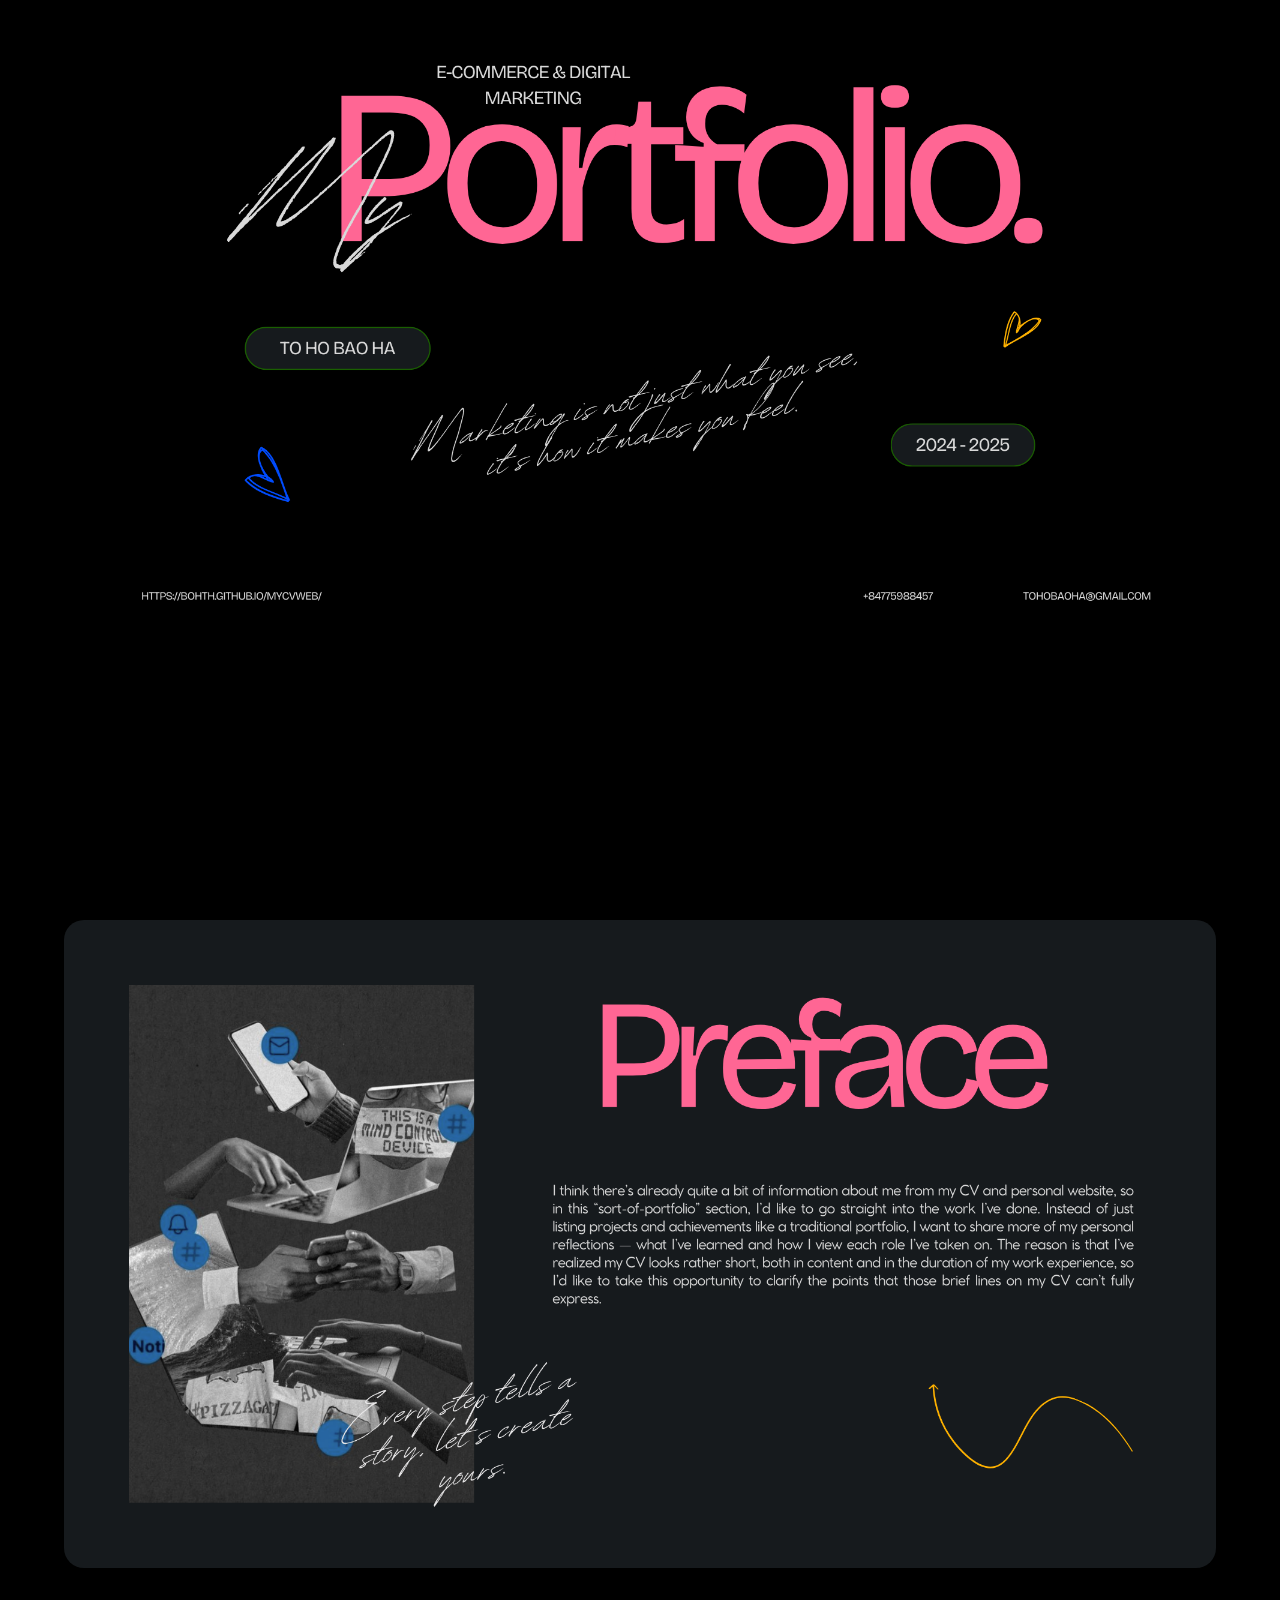
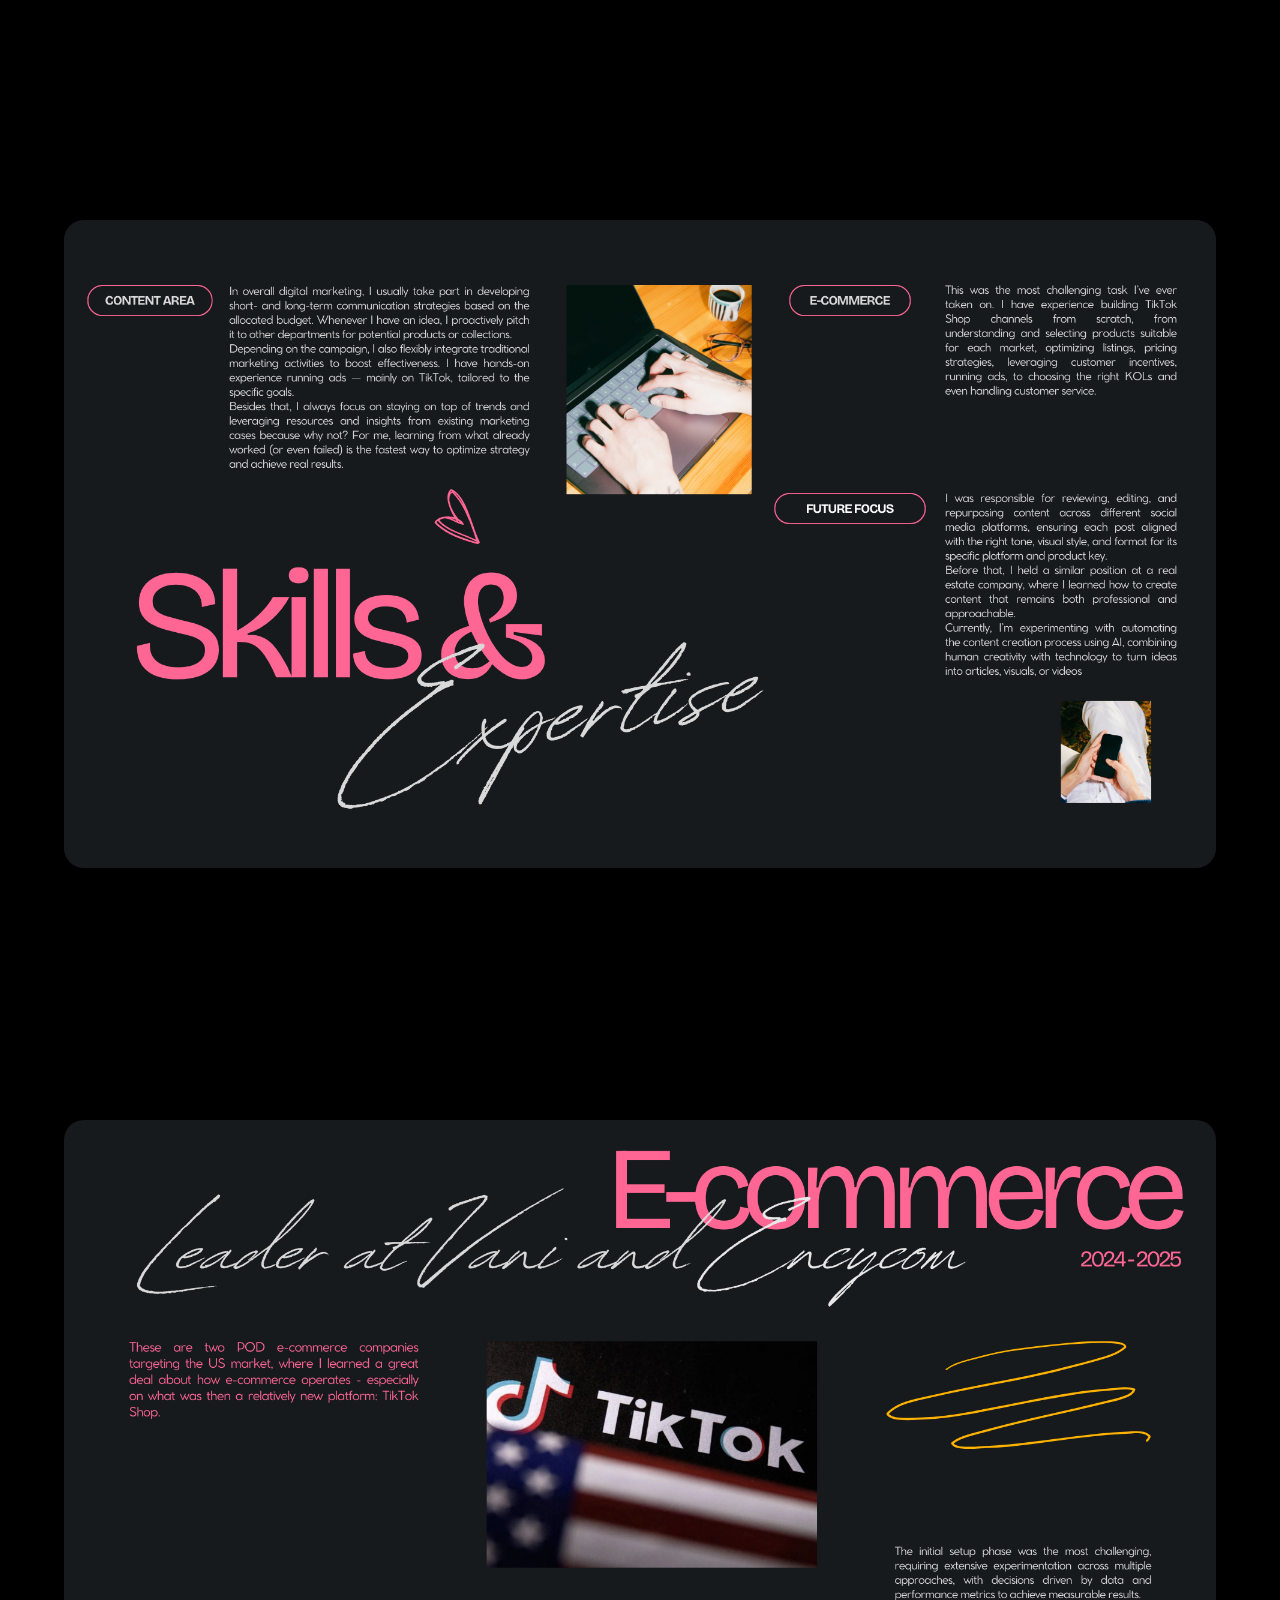
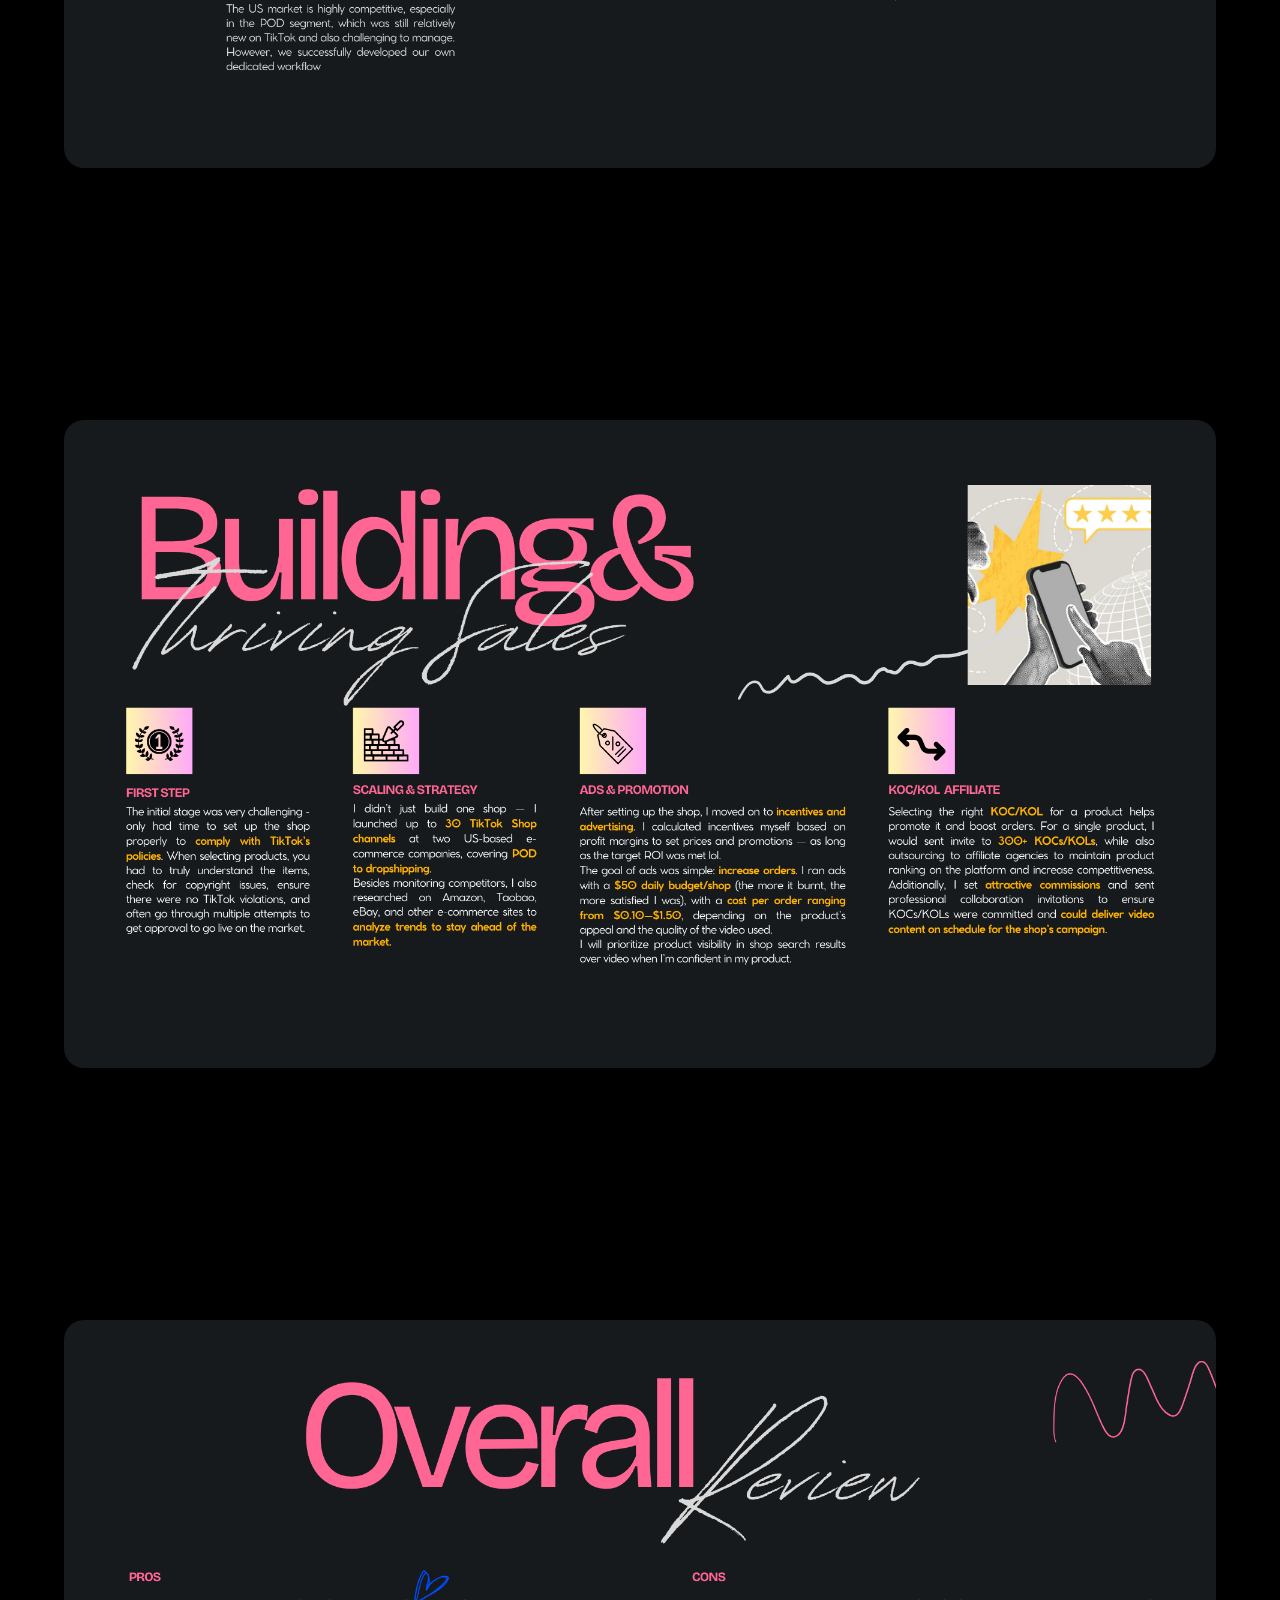
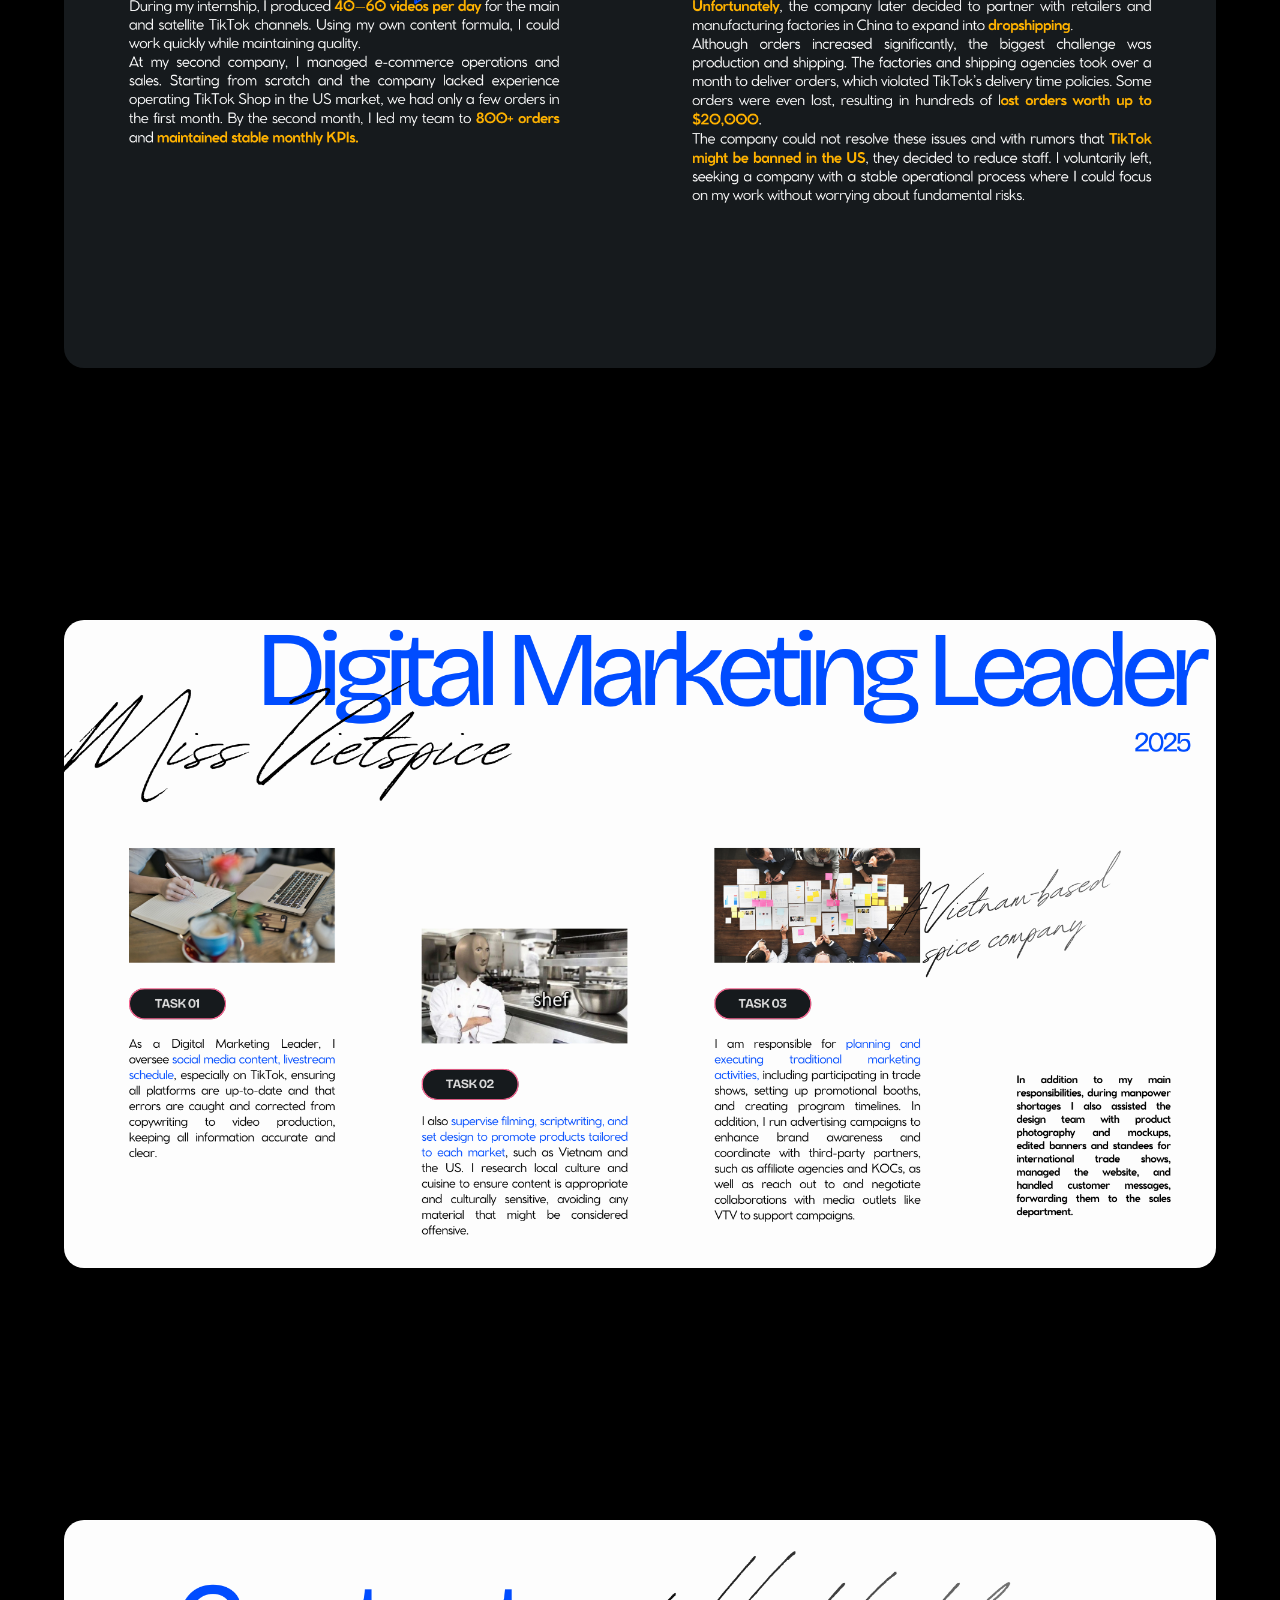
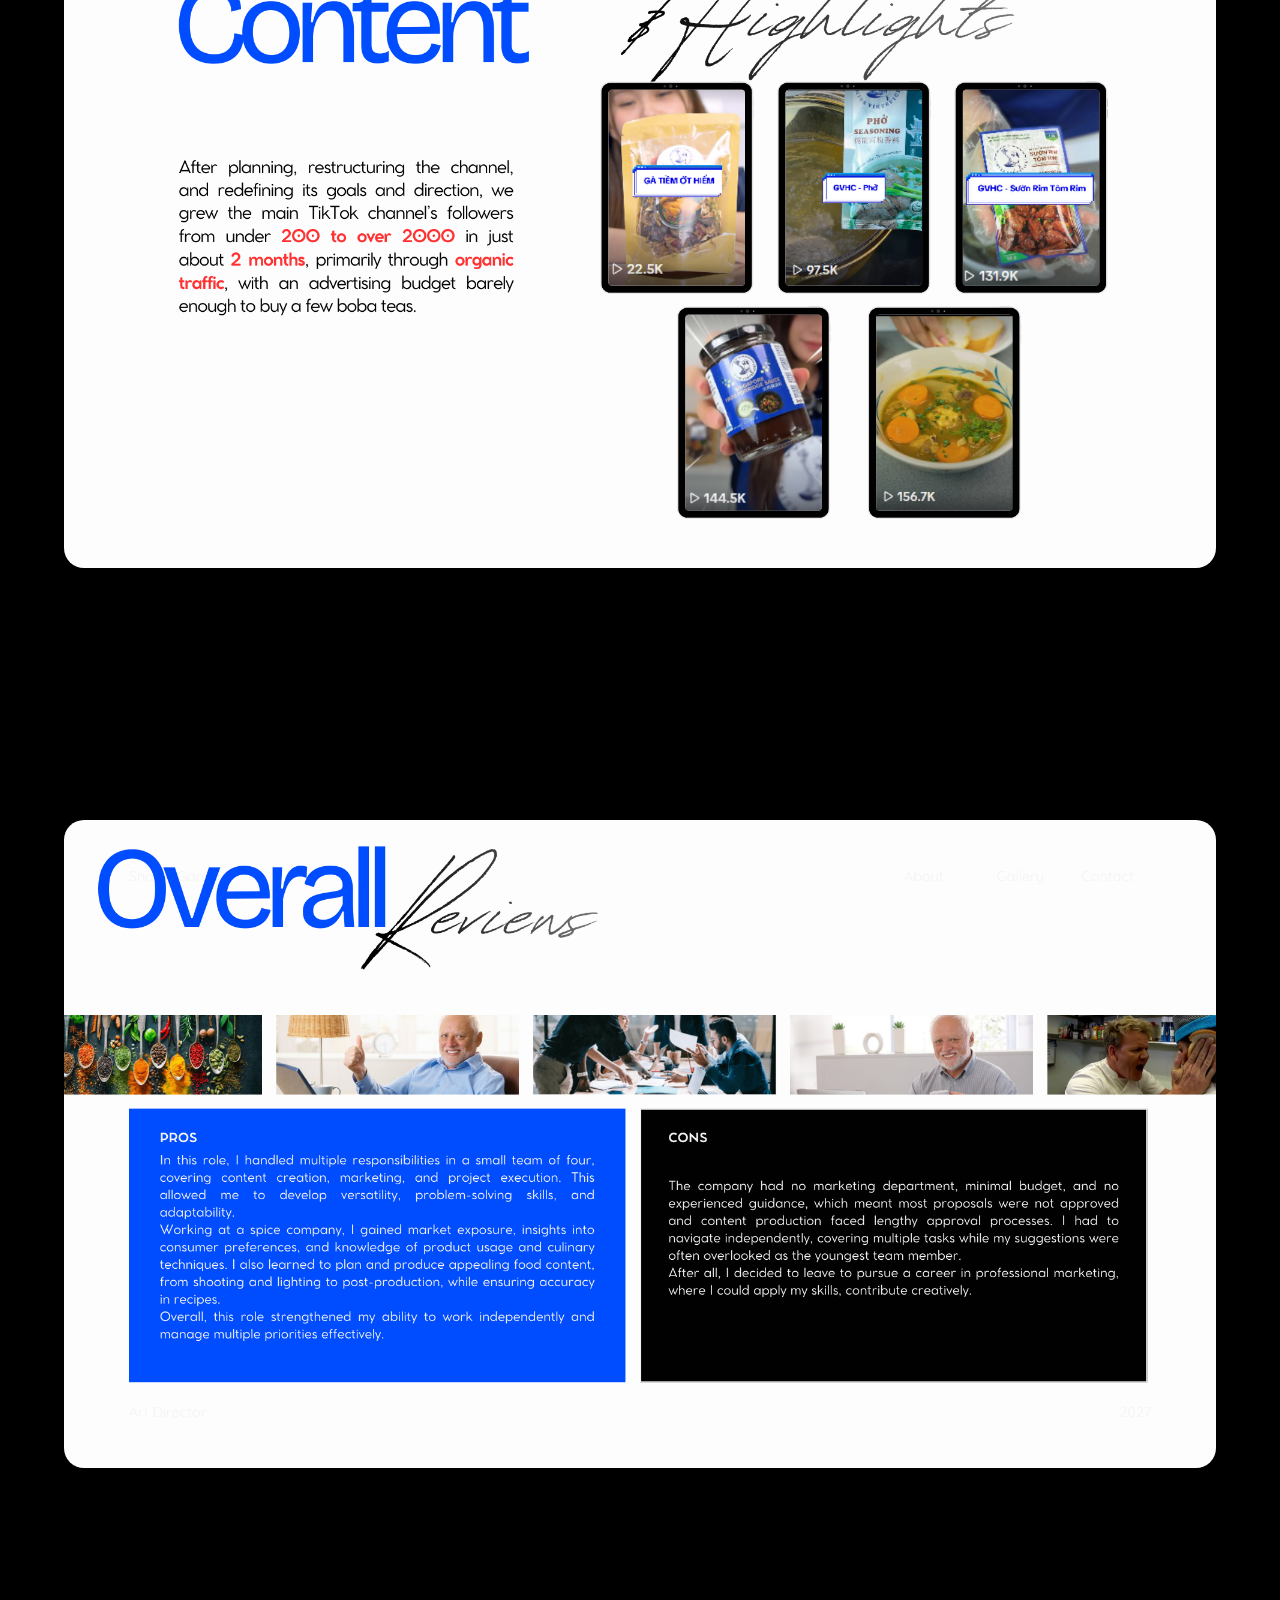
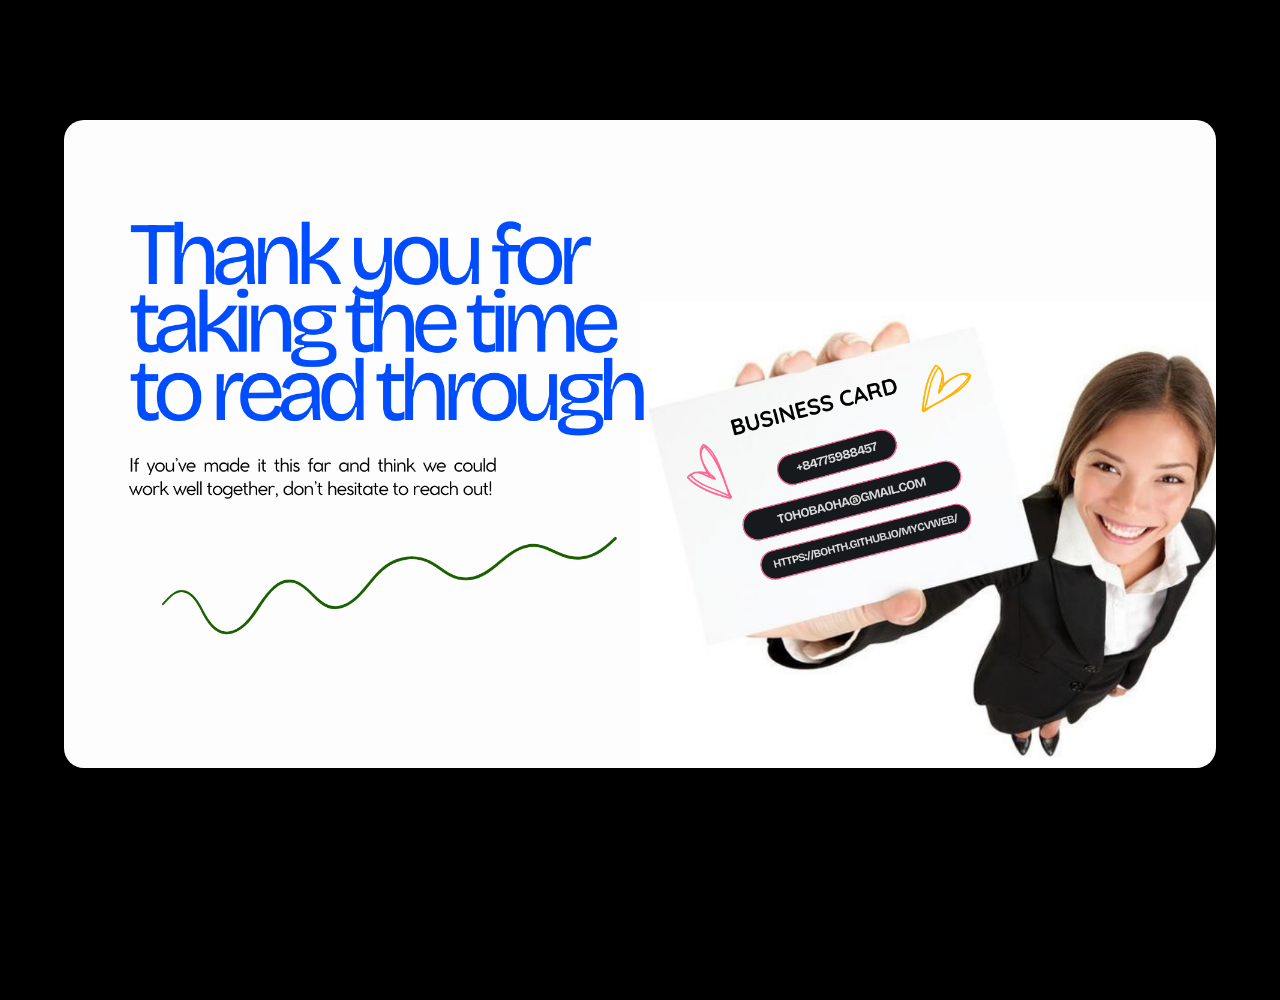
<file: index.html>
<!DOCTYPE html>
<html lang="en">
<head>
    <meta charset="UTF-8">
    <meta name="viewport" content="width=device-width, initial-scale=1.0">
    <link rel="stylesheet" href="style.css" />
    <title>Portfolio Stacking</title>
</head>
<body>
    <div class="page"><img src="1.png" alt="Image 1"></div>
    <div class="page"><img src="2.png" alt="Image 2"></div>
    <div class="page"><img src="3.png" alt="Image 3"></div>
    <div class="page"><img src="4.png" alt="Image 4"></div>
    <div class="page"><img src="5.png" alt="Image 5"></div>
    <div class="page"><img src="6.png" alt="Image 6"></div>
    <div class="page"><img src="7.png" alt="Image 7"></div>
    <div class="page"><img src="8.png" alt="Image 8"></div>
    <div class="page"><img src="9.png" alt="Image 9"></div>
    <div class="page"><img src="10.png" alt="Image 10"></div>

    <script>
    const observerOptions = {
        threshold: [0, 0.5, 1] // Theo dõi nhiều giai đoạn cuộn
    };

    const observer = new IntersectionObserver((entries) => {
        entries.forEach(entry => {
            const img = entry.target.querySelector('img');
            
            if (entry.isIntersecting) {
                // Khi trang đang hiện hữu chính diện
                img.style.transform = 'scale(1)';
                img.style.opacity = '1';
            } else if (entry.boundingClientRect.top < 0) {
                // Khi trang đã cuộn lên phía trên (bị đè)
                // Thu nhỏ lại 0.9 để tạo chiều sâu và không chiếm không gian trang sau
                img.style.transform = 'scale(0.9)';
                img.style.opacity = '0.5'; 
            }
        });
    }, observerOptions);

    document.querySelectorAll('.page').forEach(page => {
        observer.observe(page);
    });
</script>
</body>

</html>
</file>
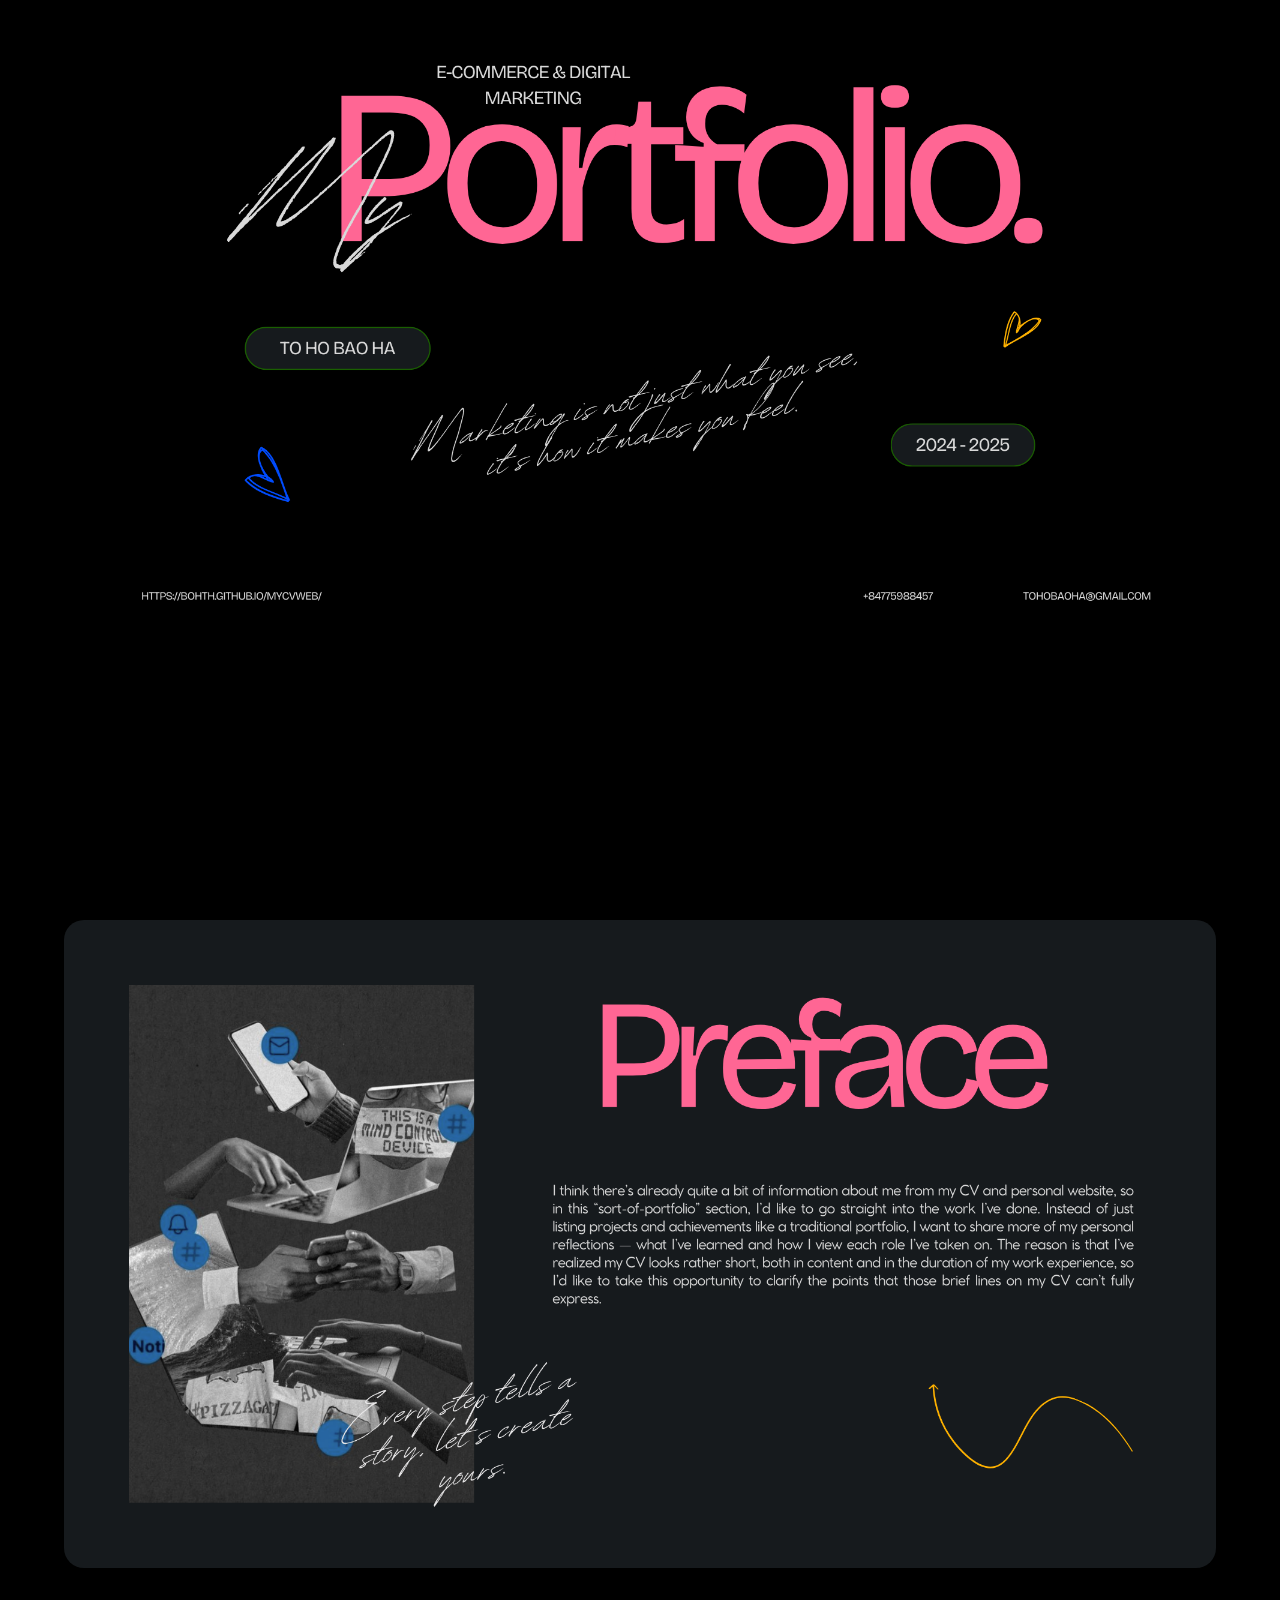
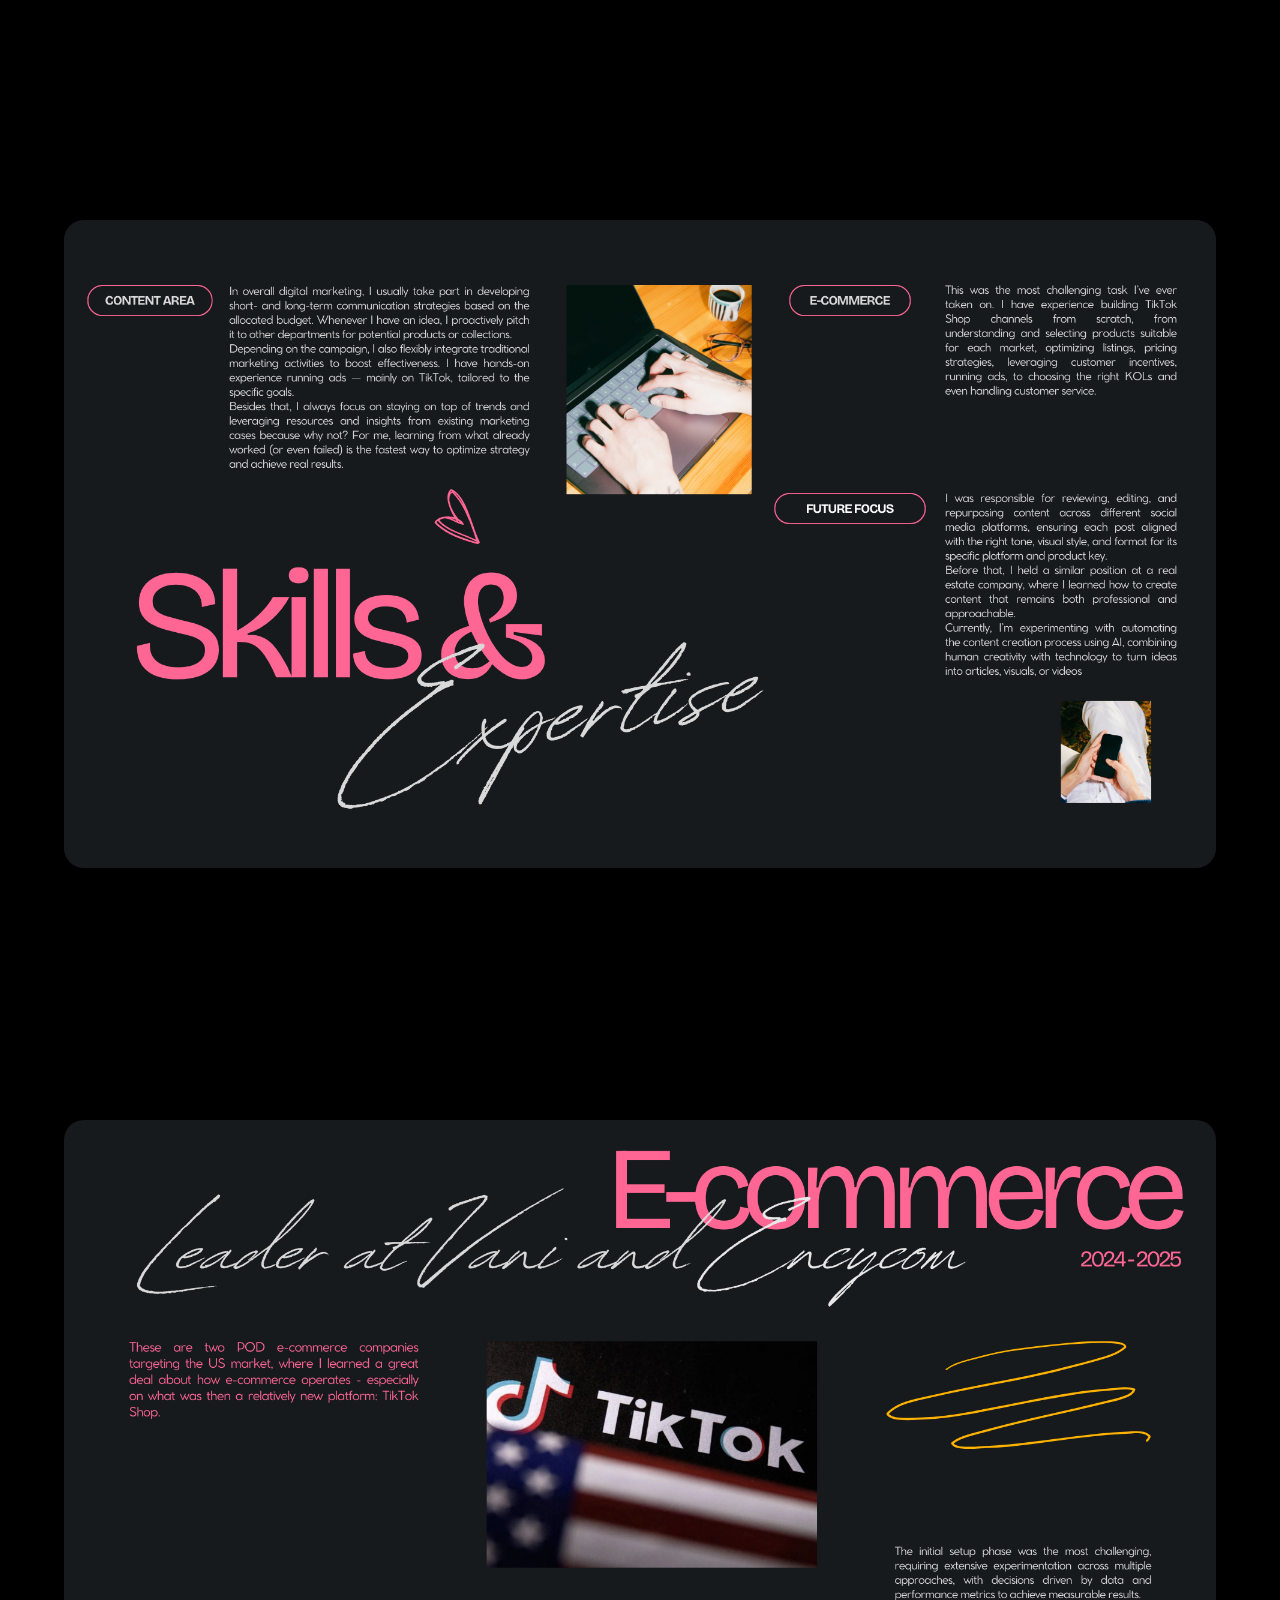
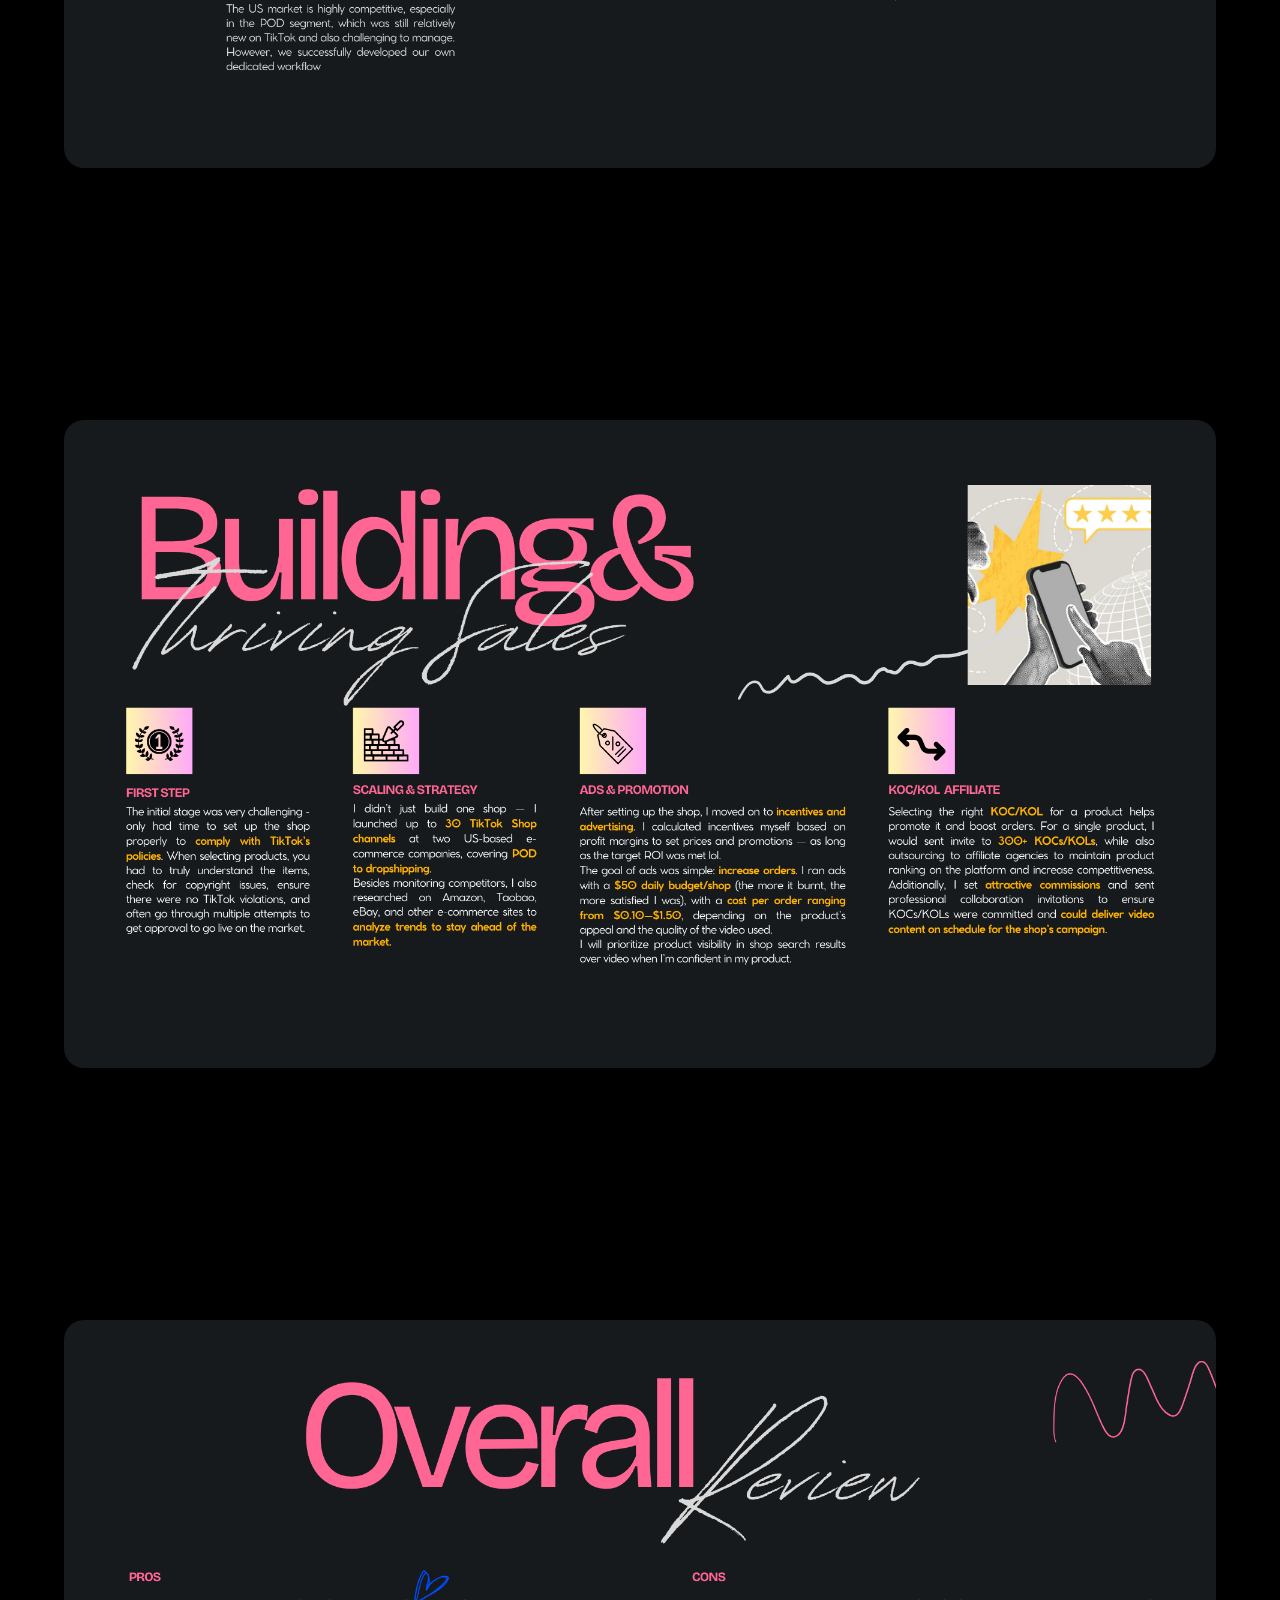
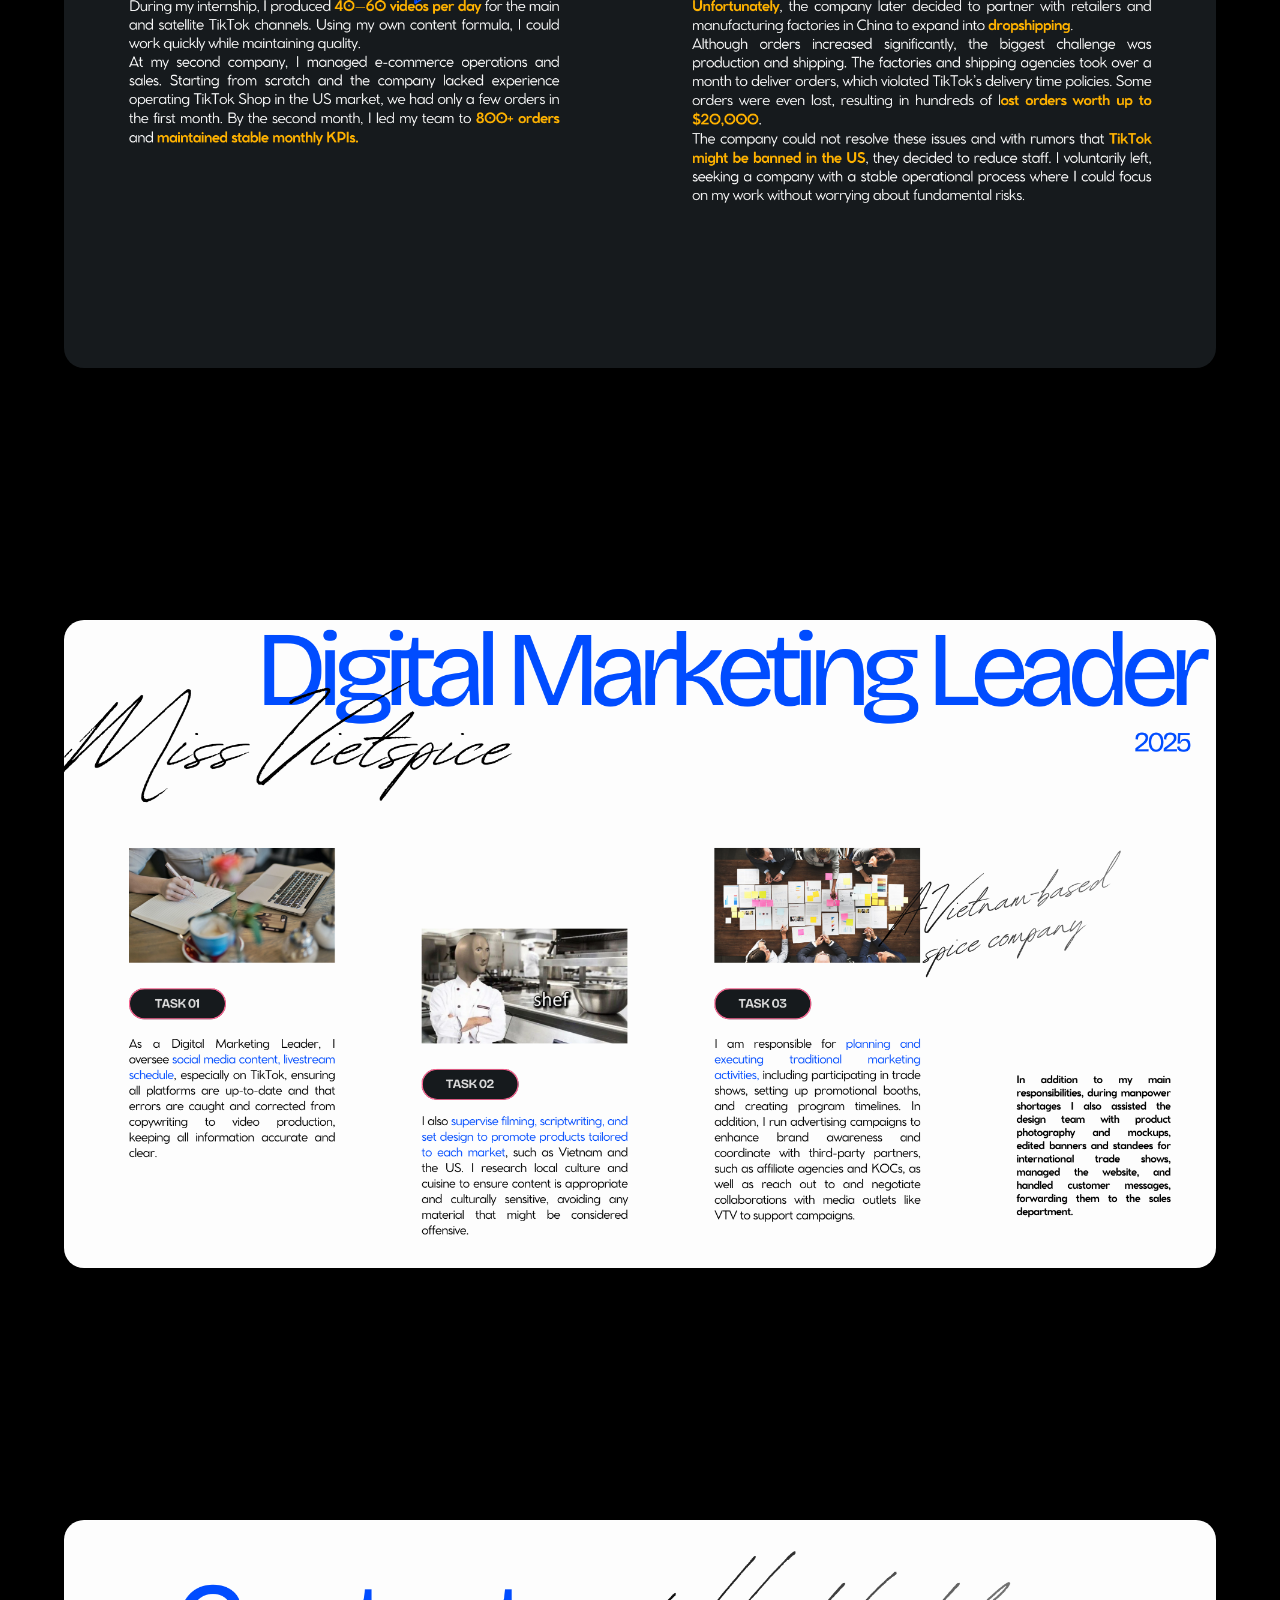
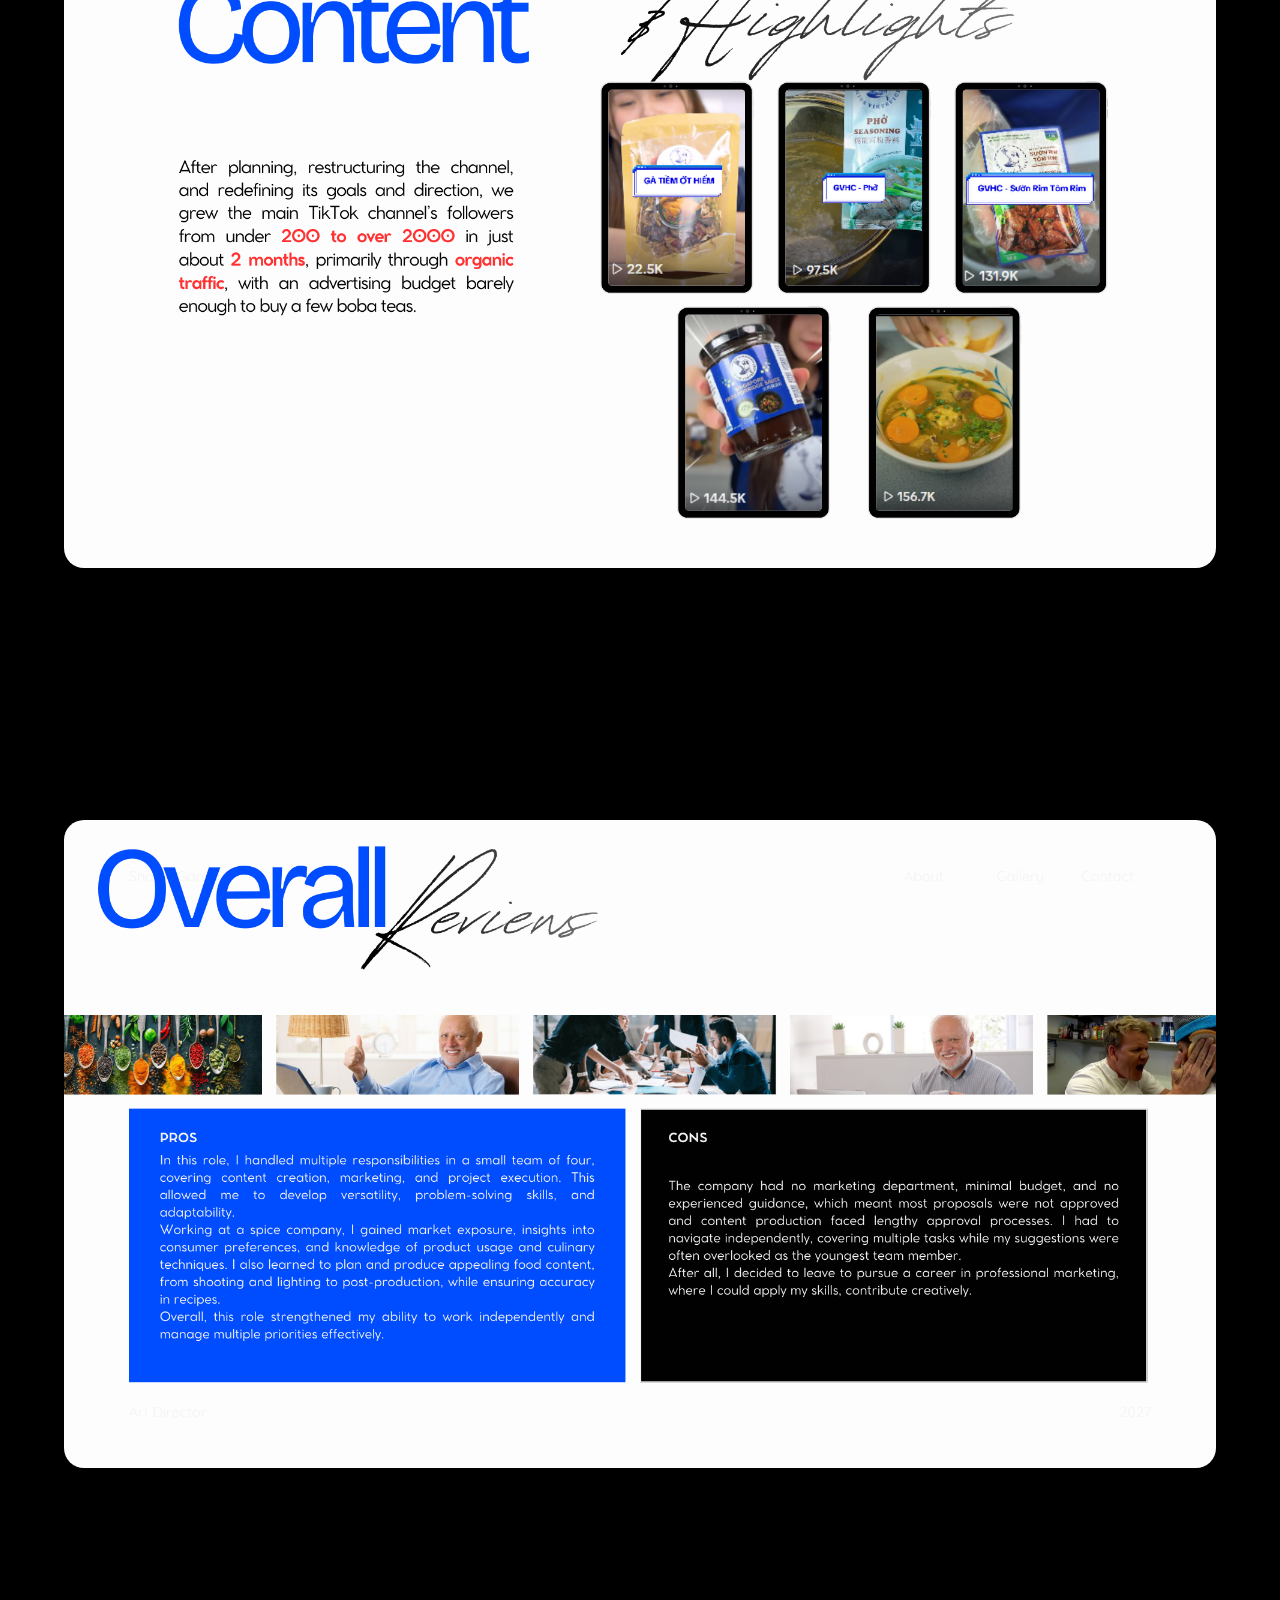
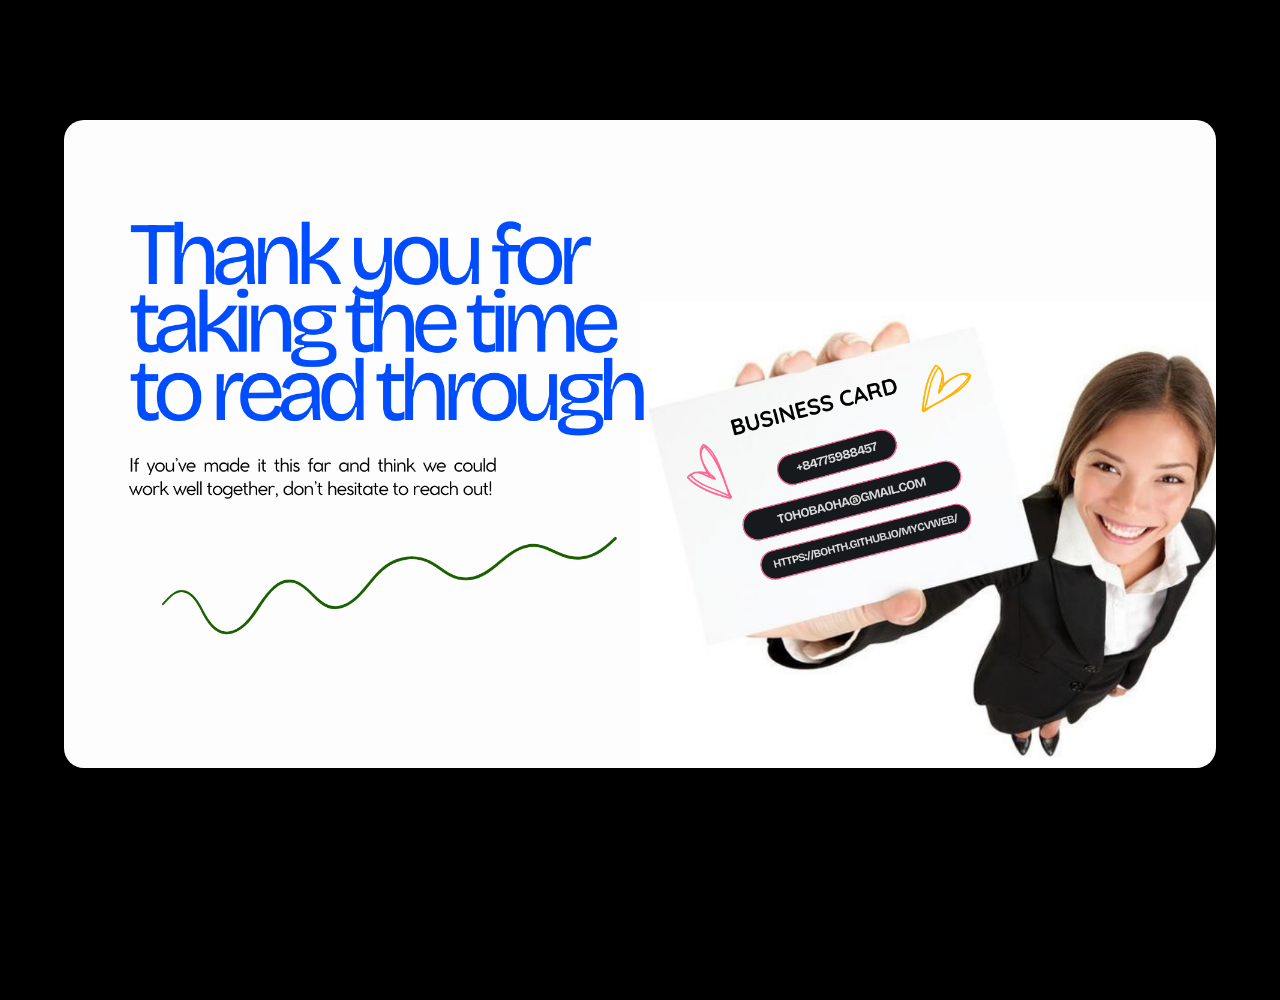
<file: portfolio.html>
<!DOCTYPE html>
<html lang="en">
<head>
    <meta charset="UTF-8">
    <meta name="viewport" content="width=device-width, initial-scale=1.0">
    <link rel="stylesheet" href="portfolio.css" />
    <title>Portfolio Stacking</title>
</head>
<body>
    <div class="page"><img src="1.png" alt="Image 1"></div>
    <div class="page"><img src="2.png" alt="Image 2"></div>
    <div class="page"><img src="3.png" alt="Image 3"></div>
    <div class="page"><img src="4.png" alt="Image 4"></div>
    <div class="page"><img src="5.png" alt="Image 5"></div>
    <div class="page"><img src="6.png" alt="Image 6"></div>
    <div class="page"><img src="7.png" alt="Image 7"></div>
    <div class="page"><img src="8.png" alt="Image 8"></div>
    <div class="page"><img src="9.png" alt="Image 9"></div>
    <div class="page"><img src="10.png" alt="Image 10"></div>

    <script>
    const observerOptions = {
        threshold: [0, 0.5, 1] // Theo dõi nhiều giai đoạn cuộn
    };

    const observer = new IntersectionObserver((entries) => {
        entries.forEach(entry => {
            const img = entry.target.querySelector('img');
            
            if (entry.isIntersecting) {
                // Khi trang đang hiện hữu chính diện
                img.style.transform = 'scale(1)';
                img.style.opacity = '1';
            } else if (entry.boundingClientRect.top < 0) {
                // Khi trang đã cuộn lên phía trên (bị đè)
                // Thu nhỏ lại 0.9 để tạo chiều sâu và không chiếm không gian trang sau
                img.style.transform = 'scale(0.9)';
                img.style.opacity = '0.5'; 
            }
        });
    }, observerOptions);

    document.querySelectorAll('.page').forEach(page => {
        observer.observe(page);
    });
</script>
</body>
</html>
</file>
<file: style.css>
* {
    margin: 0;
    padding: 0;
    box-sizing: border-box;
}

body {
    background-color: #000;
    overflow-x: hidden;
}

.page {
    width: 100vw;
    height: 100vh;
    position: sticky;
    top: 0;
    display: flex;
    align-items: flex-start; /* Để ảnh bắt đầu từ đỉnh */
    padding-top: 20px;
}

img {
    width: 90%;
    margin: 0 auto;
    aspect-ratio: 16 / 9; /* Tự động tính toán chiều cao để không bị cắt */
    object-fit: cover;
    border-radius: 20px;
}
</file>
<file: portfolio.css>
* {
    margin: 0;
    padding: 0;
    box-sizing: border-box;
}

body {
    background-color: #000;
    overflow-x: hidden;
}

.page {
    width: 100vw;
    height: 100vh;
    position: sticky;
    top: 0;
    display: flex;
    align-items: flex-start; /* Để ảnh bắt đầu từ đỉnh */
    padding-top: 20px;
}

img {
    width: 90%;
    margin: 0 auto;
    aspect-ratio: 16 / 9; /* Tự động tính toán chiều cao để không bị cắt */
    object-fit: cover;
    border-radius: 20px;
}
</file>
